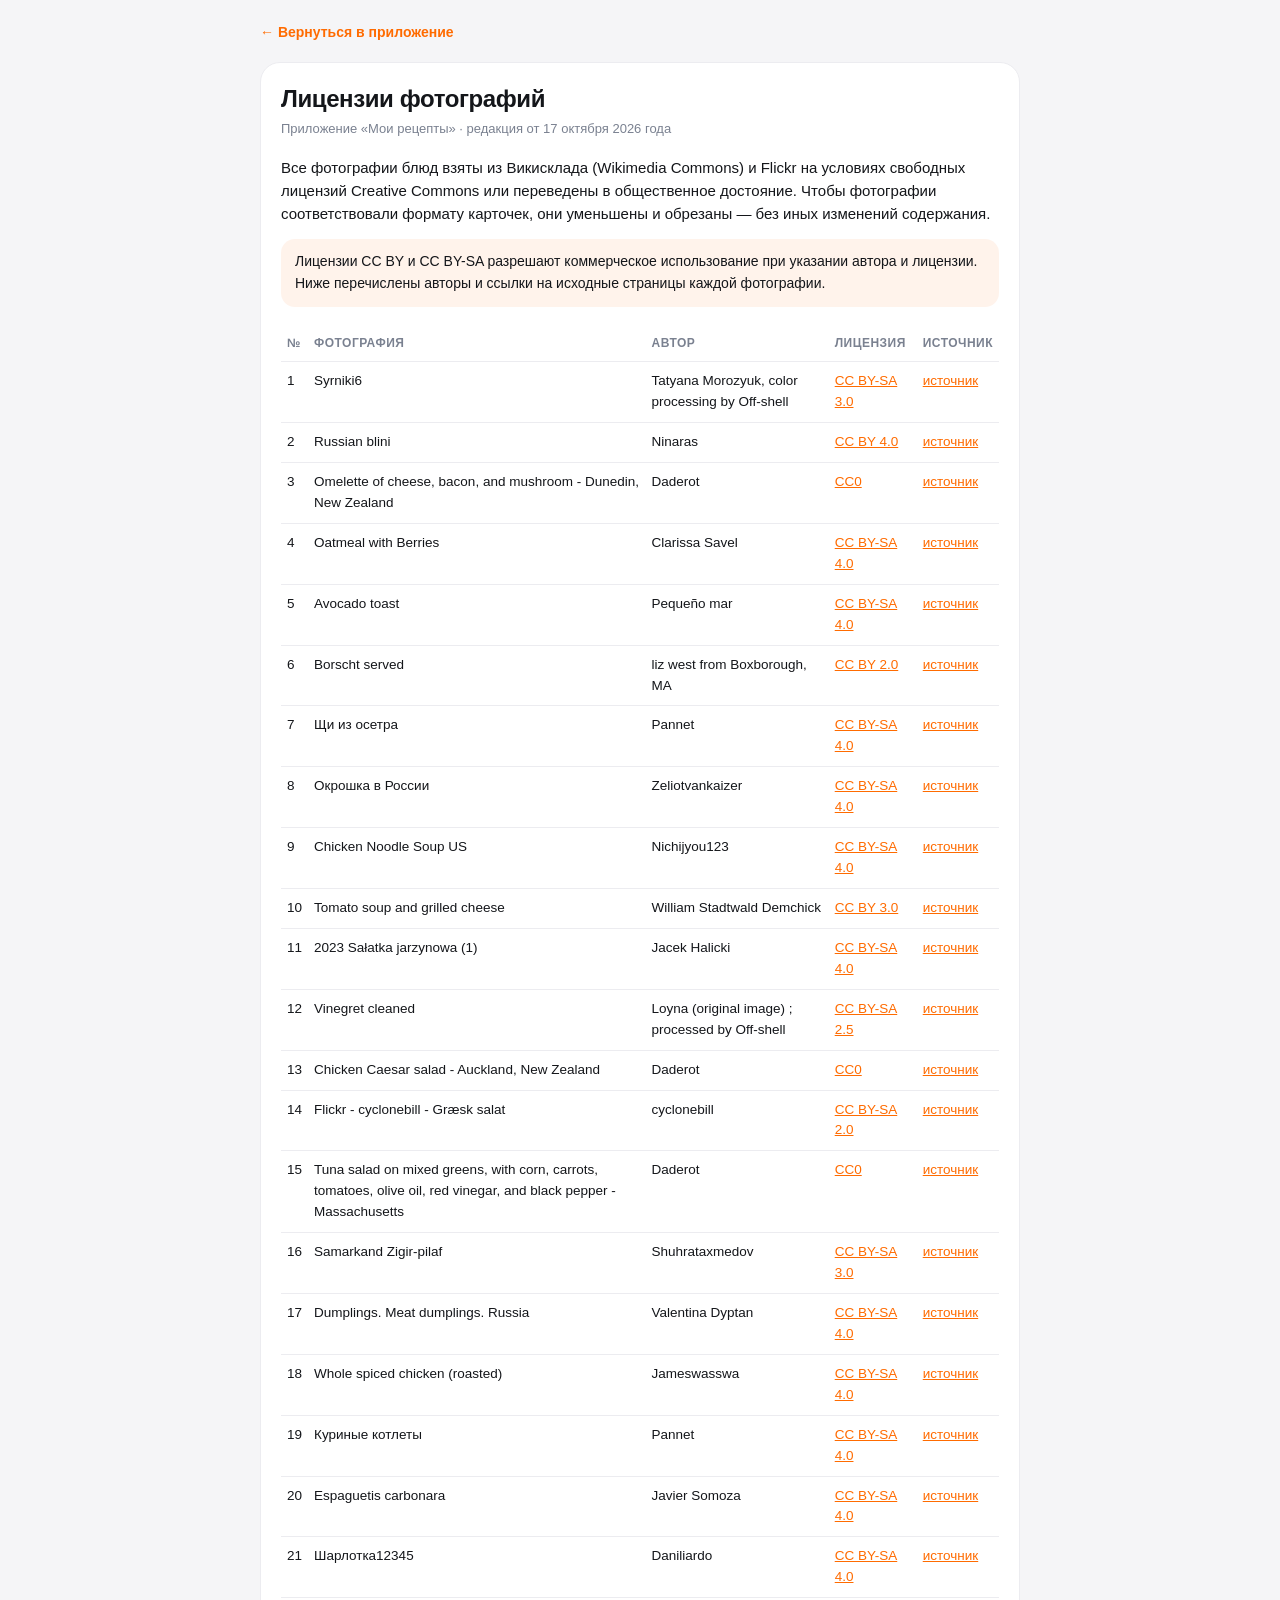
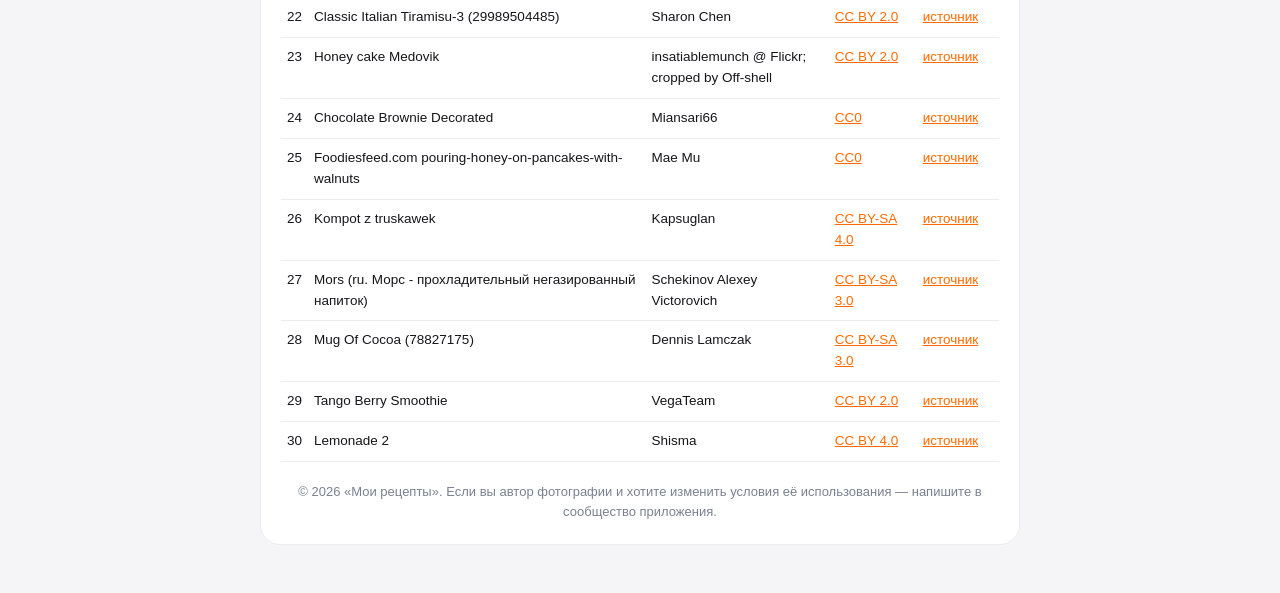
<file: credits.html>
﻿<!DOCTYPE html>
<html lang="ru">
<head>
<meta charset="UTF-8">
<meta name="viewport" content="width=device-width, initial-scale=1">
<title>Лицензии фотографий — Мои рецепты</title>
<style>
  :root { --accent:#FF6B00; --bg:#F5F5F7; --card:#fff; --text:#14161A; --muted:#7A8190; --line:#ECECF0; }
  @media (prefers-color-scheme: dark) {
    :root { --bg:#0E1014; --card:#171A21; --text:#F2F4F8; --muted:#98A2B3; --line:#252A34; }
  }
  * { box-sizing:border-box; }
  body { margin:0; padding:20px 16px 48px; background:var(--bg); color:var(--text);
    font:15px/1.55 -apple-system, BlinkMacSystemFont, "Segoe UI", Roboto, Arial, sans-serif; }
  .wrap { max-width:760px; margin:0 auto; }
  .back { display:inline-flex; align-items:center; gap:6px; color:var(--accent); font-weight:650;
    text-decoration:none; margin-bottom:18px; font-size:14px; }
  .card { background:var(--card); border:1px solid var(--line); border-radius:20px; padding:22px 20px; }
  h1 { font-size:24px; line-height:1.2; letter-spacing:-.4px; margin:0 0 6px; }
  .meta { color:var(--muted); font-size:13px; margin-bottom:16px; }
  p { margin:0 0 10px; }
  .note { background:rgba(255,107,0,.08); border-radius:14px; padding:12px 14px; font-size:14px; margin:14px 0 18px; }
  table { width:100%; border-collapse:collapse; font-size:13.5px; }
  th, td { text-align:left; padding:9px 6px; border-bottom:1px solid var(--line); vertical-align:top; }
  th { font-weight:700; font-size:12px; color:var(--muted); text-transform:uppercase; letter-spacing:.04em; }
  a { color:var(--accent); }
  footer { color:var(--muted); font-size:13px; margin-top:20px; text-align:center; }
</style>
</head>
<body>
<div class="wrap">
  <a class="back" href="./index.html">← Вернуться в приложение</a>
  <div class="card">
    <h1>Лицензии фотографий</h1>
    <div class="meta">Приложение «Мои рецепты» · редакция от 17 октября 2026 года</div>
    <p>Все фотографии блюд взяты из Викисклада (Wikimedia Commons) и Flickr на условиях свободных лицензий Creative Commons или переведены в общественное достояние. Чтобы фотографии соответствовали формату карточек, они уменьшены и обрезаны — без иных изменений содержания.</p>
    <div class="note">Лицензии CC BY и CC BY-SA разрешают коммерческое использование при указании автора и лицензии. Ниже перечислены авторы и ссылки на исходные страницы каждой фотографии.</div>
    <table>
      <tr><th>№</th><th>Фотография</th><th>Автор</th><th>Лицензия</th><th>Источник</th></tr>
<tr><td>1</td><td>Syrniki6</td><td>Tatyana Morozyuk, color processing by Off-shell</td><td><a href="https://creativecommons.org/licenses/by-sa/3.0" target="_blank" rel="noopener">CC BY-SA 3.0</a></td><td><a href="https://commons.wikimedia.org/wiki/File:Syrniki6.jpg" target="_blank" rel="noopener">источник</a></td></tr>
<tr><td>2</td><td>Russian blini</td><td>Ninaras</td><td><a href="https://creativecommons.org/licenses/by/4.0" target="_blank" rel="noopener">CC BY 4.0</a></td><td><a href="https://commons.wikimedia.org/wiki/File:Russian_blini.jpg" target="_blank" rel="noopener">источник</a></td></tr>
<tr><td>3</td><td>Omelette of cheese, bacon, and mushroom - Dunedin, New Zealand</td><td>Daderot</td><td><a href="http://creativecommons.org/publicdomain/zero/1.0/deed.en" target="_blank" rel="noopener">CC0</a></td><td><a href="https://commons.wikimedia.org/wiki/File:Omelette_of_cheese,_bacon,_and_mushroom_-_Dunedin,_New_Zealand.jpg" target="_blank" rel="noopener">источник</a></td></tr>
<tr><td>4</td><td>Oatmeal with Berries</td><td>Clarissa Savel</td><td><a href="https://creativecommons.org/licenses/by-sa/4.0" target="_blank" rel="noopener">CC BY-SA 4.0</a></td><td><a href="https://commons.wikimedia.org/wiki/File:Oatmeal_with_Berries.jpg" target="_blank" rel="noopener">источник</a></td></tr>
<tr><td>5</td><td>Avocado toast</td><td>Pequeño mar</td><td><a href="https://creativecommons.org/licenses/by-sa/4.0" target="_blank" rel="noopener">CC BY-SA 4.0</a></td><td><a href="https://commons.wikimedia.org/wiki/File:Avocado_toast.jpg" target="_blank" rel="noopener">источник</a></td></tr>
<tr><td>6</td><td>Borscht served</td><td>liz west from Boxborough, MA</td><td><a href="https://creativecommons.org/licenses/by/2.0" target="_blank" rel="noopener">CC BY 2.0</a></td><td><a href="https://commons.wikimedia.org/wiki/File:Borscht_served.jpg" target="_blank" rel="noopener">источник</a></td></tr>
<tr><td>7</td><td>Щи из осетра</td><td>Pannet</td><td><a href="https://creativecommons.org/licenses/by-sa/4.0" target="_blank" rel="noopener">CC BY-SA 4.0</a></td><td><a href="https://commons.wikimedia.org/wiki/File:%D0%A9%D0%B8_%D0%B8%D0%B7_%D0%BE%D1%81%D0%B5%D1%82%D1%80%D0%B0.jpg" target="_blank" rel="noopener">источник</a></td></tr>
<tr><td>8</td><td>Окрошка в России</td><td>Zeliotvankaizer</td><td><a href="https://creativecommons.org/licenses/by-sa/4.0" target="_blank" rel="noopener">CC BY-SA 4.0</a></td><td><a href="https://commons.wikimedia.org/wiki/File:%D0%9E%D0%BA%D1%80%D0%BE%D1%88%D0%BA%D0%B0_%D0%B2_%D0%A0%D0%BE%D1%81%D1%81%D0%B8%D0%B8.jpg" target="_blank" rel="noopener">источник</a></td></tr>
<tr><td>9</td><td>Chicken Noodle Soup US</td><td>Nichijyou123</td><td><a href="https://creativecommons.org/licenses/by-sa/4.0" target="_blank" rel="noopener">CC BY-SA 4.0</a></td><td><a href="https://commons.wikimedia.org/wiki/File:Chicken_Noodle_Soup_US.jpg" target="_blank" rel="noopener">источник</a></td></tr>
<tr><td>10</td><td>Tomato soup and grilled cheese</td><td>William Stadtwald Demchick</td><td><a href="https://creativecommons.org/licenses/by/3.0" target="_blank" rel="noopener">CC BY 3.0</a></td><td><a href="https://commons.wikimedia.org/wiki/File:Tomato_soup_and_grilled_cheese.JPG" target="_blank" rel="noopener">источник</a></td></tr>
<tr><td>11</td><td>2023 Sałatka jarzynowa (1)</td><td>Jacek Halicki</td><td><a href="https://creativecommons.org/licenses/by-sa/4.0" target="_blank" rel="noopener">CC BY-SA 4.0</a></td><td><a href="https://commons.wikimedia.org/wiki/File:2023_Sa%C5%82atka_jarzynowa_(1).jpg" target="_blank" rel="noopener">источник</a></td></tr>
<tr><td>12</td><td>Vinegret cleaned</td><td>Loyna (original image) ; processed by Off-shell</td><td><a href="https://creativecommons.org/licenses/by-sa/2.5" target="_blank" rel="noopener">CC BY-SA 2.5</a></td><td><a href="https://commons.wikimedia.org/wiki/File:Vinegret_cleaned.jpg" target="_blank" rel="noopener">источник</a></td></tr>
<tr><td>13</td><td>Chicken Caesar salad - Auckland, New Zealand</td><td>Daderot</td><td><a href="http://creativecommons.org/publicdomain/zero/1.0/deed.en" target="_blank" rel="noopener">CC0</a></td><td><a href="https://commons.wikimedia.org/wiki/File:Chicken_Caesar_salad_-_Auckland,_New_Zealand.jpg" target="_blank" rel="noopener">источник</a></td></tr>
<tr><td>14</td><td>Flickr - cyclonebill - Græsk salat</td><td>cyclonebill</td><td><a href="https://creativecommons.org/licenses/by-sa/2.0" target="_blank" rel="noopener">CC BY-SA 2.0</a></td><td><a href="https://commons.wikimedia.org/wiki/File:Flickr_-_cyclonebill_-_Gr%C3%A6sk_salat.jpg" target="_blank" rel="noopener">источник</a></td></tr>
<tr><td>15</td><td>Tuna salad on mixed greens, with corn, carrots, tomatoes, olive oil, red vinegar, and black pepper - Massachusetts</td><td>Daderot</td><td><a href="http://creativecommons.org/publicdomain/zero/1.0/deed.en" target="_blank" rel="noopener">CC0</a></td><td><a href="https://commons.wikimedia.org/wiki/File:Tuna_salad_on_mixed_greens,_with_corn,_carrots,_tomatoes,_olive_oil,_red_vinegar,_and_black_pepper_-_Massachusetts.jpg" target="_blank" rel="noopener">источник</a></td></tr>
<tr><td>16</td><td>Samarkand Zigir-pilaf</td><td>Shuhrataxmedov</td><td><a href="https://creativecommons.org/licenses/by-sa/3.0" target="_blank" rel="noopener">CC BY-SA 3.0</a></td><td><a href="https://commons.wikimedia.org/wiki/File:Samarkand_Zigir-pilaf.jpg" target="_blank" rel="noopener">источник</a></td></tr>
<tr><td>17</td><td>Dumplings. Meat dumplings. Russia</td><td>Valentina Dyptan</td><td><a href="https://creativecommons.org/licenses/by-sa/4.0" target="_blank" rel="noopener">CC BY-SA 4.0</a></td><td><a href="https://commons.wikimedia.org/wiki/File:Dumplings._Meat_dumplings._Russia.jpg" target="_blank" rel="noopener">источник</a></td></tr>
<tr><td>18</td><td>Whole spiced chicken (roasted)</td><td>Jameswasswa</td><td><a href="https://creativecommons.org/licenses/by-sa/4.0" target="_blank" rel="noopener">CC BY-SA 4.0</a></td><td><a href="https://commons.wikimedia.org/wiki/File:Whole_spiced_chicken_(roasted).jpg" target="_blank" rel="noopener">источник</a></td></tr>
<tr><td>19</td><td>Куриные котлеты</td><td>Pannet</td><td><a href="https://creativecommons.org/licenses/by-sa/4.0" target="_blank" rel="noopener">CC BY-SA 4.0</a></td><td><a href="https://commons.wikimedia.org/wiki/File:%D0%9A%D1%83%D1%80%D0%B8%D0%BD%D1%8B%D0%B5_%D0%BA%D0%BE%D1%82%D0%BB%D0%B5%D1%82%D1%8B.jpg" target="_blank" rel="noopener">источник</a></td></tr>
<tr><td>20</td><td>Espaguetis carbonara</td><td>Javier Somoza</td><td><a href="https://creativecommons.org/licenses/by-sa/4.0" target="_blank" rel="noopener">CC BY-SA 4.0</a></td><td><a href="https://commons.wikimedia.org/wiki/File:Espaguetis_carbonara.jpg" target="_blank" rel="noopener">источник</a></td></tr>
<tr><td>21</td><td>Шарлотка12345</td><td>Daniliardo</td><td><a href="https://creativecommons.org/licenses/by-sa/4.0" target="_blank" rel="noopener">CC BY-SA 4.0</a></td><td><a href="https://commons.wikimedia.org/wiki/File:%D0%A8%D0%B0%D1%80%D0%BB%D0%BE%D1%82%D0%BA%D0%B012345.jpg" target="_blank" rel="noopener">источник</a></td></tr>
<tr><td>22</td><td>Classic Italian Tiramisu-3 (29989504485)</td><td>Sharon Chen</td><td><a href="https://creativecommons.org/licenses/by/2.0" target="_blank" rel="noopener">CC BY 2.0</a></td><td><a href="https://commons.wikimedia.org/wiki/File:Classic_Italian_Tiramisu-3_(29989504485).jpg" target="_blank" rel="noopener">источник</a></td></tr>
<tr><td>23</td><td>Honey cake Medovik</td><td>insatiablemunch @ Flickr; cropped by Off-shell</td><td><a href="https://creativecommons.org/licenses/by/2.0" target="_blank" rel="noopener">CC BY 2.0</a></td><td><a href="https://commons.wikimedia.org/wiki/File:Honey_cake_Medovik.jpg" target="_blank" rel="noopener">источник</a></td></tr>
<tr><td>24</td><td>Chocolate Brownie Decorated</td><td>Miansari66</td><td><a href="http://creativecommons.org/publicdomain/zero/1.0/deed.en" target="_blank" rel="noopener">CC0</a></td><td><a href="https://commons.wikimedia.org/wiki/File:Chocolate_Brownie_Decorated.jpg" target="_blank" rel="noopener">источник</a></td></tr>
<tr><td>25</td><td>Foodiesfeed.com pouring-honey-on-pancakes-with-walnuts</td><td>Mae Mu</td><td><a href="http://creativecommons.org/publicdomain/zero/1.0/deed.en" target="_blank" rel="noopener">CC0</a></td><td><a href="https://commons.wikimedia.org/wiki/File:Foodiesfeed.com_pouring-honey-on-pancakes-with-walnuts.jpg" target="_blank" rel="noopener">источник</a></td></tr>
<tr><td>26</td><td>Kompot z truskawek</td><td>Kapsuglan</td><td><a href="https://creativecommons.org/licenses/by-sa/4.0" target="_blank" rel="noopener">CC BY-SA 4.0</a></td><td><a href="https://commons.wikimedia.org/wiki/File:Kompot_z_truskawek.jpg" target="_blank" rel="noopener">источник</a></td></tr>
<tr><td>27</td><td>Mors (ru. Морс - прохладительный негазированный напиток)</td><td>Schekinov Alexey Victorovich</td><td><a href="https://creativecommons.org/licenses/by-sa/3.0" target="_blank" rel="noopener">CC BY-SA 3.0</a></td><td><a href="https://commons.wikimedia.org/wiki/File:Mors_(ru._%D0%9C%D0%BE%D1%80%D1%81_-_%D0%BF%D1%80%D0%BE%D1%85%D0%BB%D0%B0%D0%B4%D0%B8%D1%82%D0%B5%D0%BB%D1%8C%D0%BD%D1%8B%D0%B9_%D0%BD%D0%B5%D0%B3%D0%B0%D0%B7%D0%B8%D1%80%D0%BE%D0%B2%D0%B0%D0%BD%D0%BD%D1%8B%D0%B9_%D0%BD%D0%B0%D0%BF%D0%B8%D1%82%D0%BE%D0%BA).JPG" target="_blank" rel="noopener">источник</a></td></tr>
<tr><td>28</td><td>Mug Of Cocoa (78827175)</td><td>Dennis Lamczak</td><td><a href="https://creativecommons.org/licenses/by-sa/3.0" target="_blank" rel="noopener">CC BY-SA 3.0</a></td><td><a href="https://commons.wikimedia.org/wiki/File:Mug_Of_Cocoa_(78827175).jpeg" target="_blank" rel="noopener">источник</a></td></tr>
<tr><td>29</td><td>Tango Berry Smoothie</td><td>VegaTeam</td><td><a href="https://creativecommons.org/licenses/by/2.0/" target="_blank" rel="noopener">CC BY 2.0</a></td><td><a href="https://www.flickr.com/photos/59256189@N04/5867754540" target="_blank" rel="noopener">источник</a></td></tr>
<tr><td>30</td><td>Lemonade 2</td><td>Shisma</td><td><a href="https://creativecommons.org/licenses/by/4.0" target="_blank" rel="noopener">CC BY 4.0</a></td><td><a href="https://commons.wikimedia.org/wiki/File:Lemonade_2.jpg" target="_blank" rel="noopener">источник</a></td></tr>
    </table>
    <footer>© 2026 «Мои рецепты». Если вы автор фотографии и хотите изменить условия её использования — напишите в сообщество приложения.</footer>
  </div>
</div>
</body>
</html>
</file>
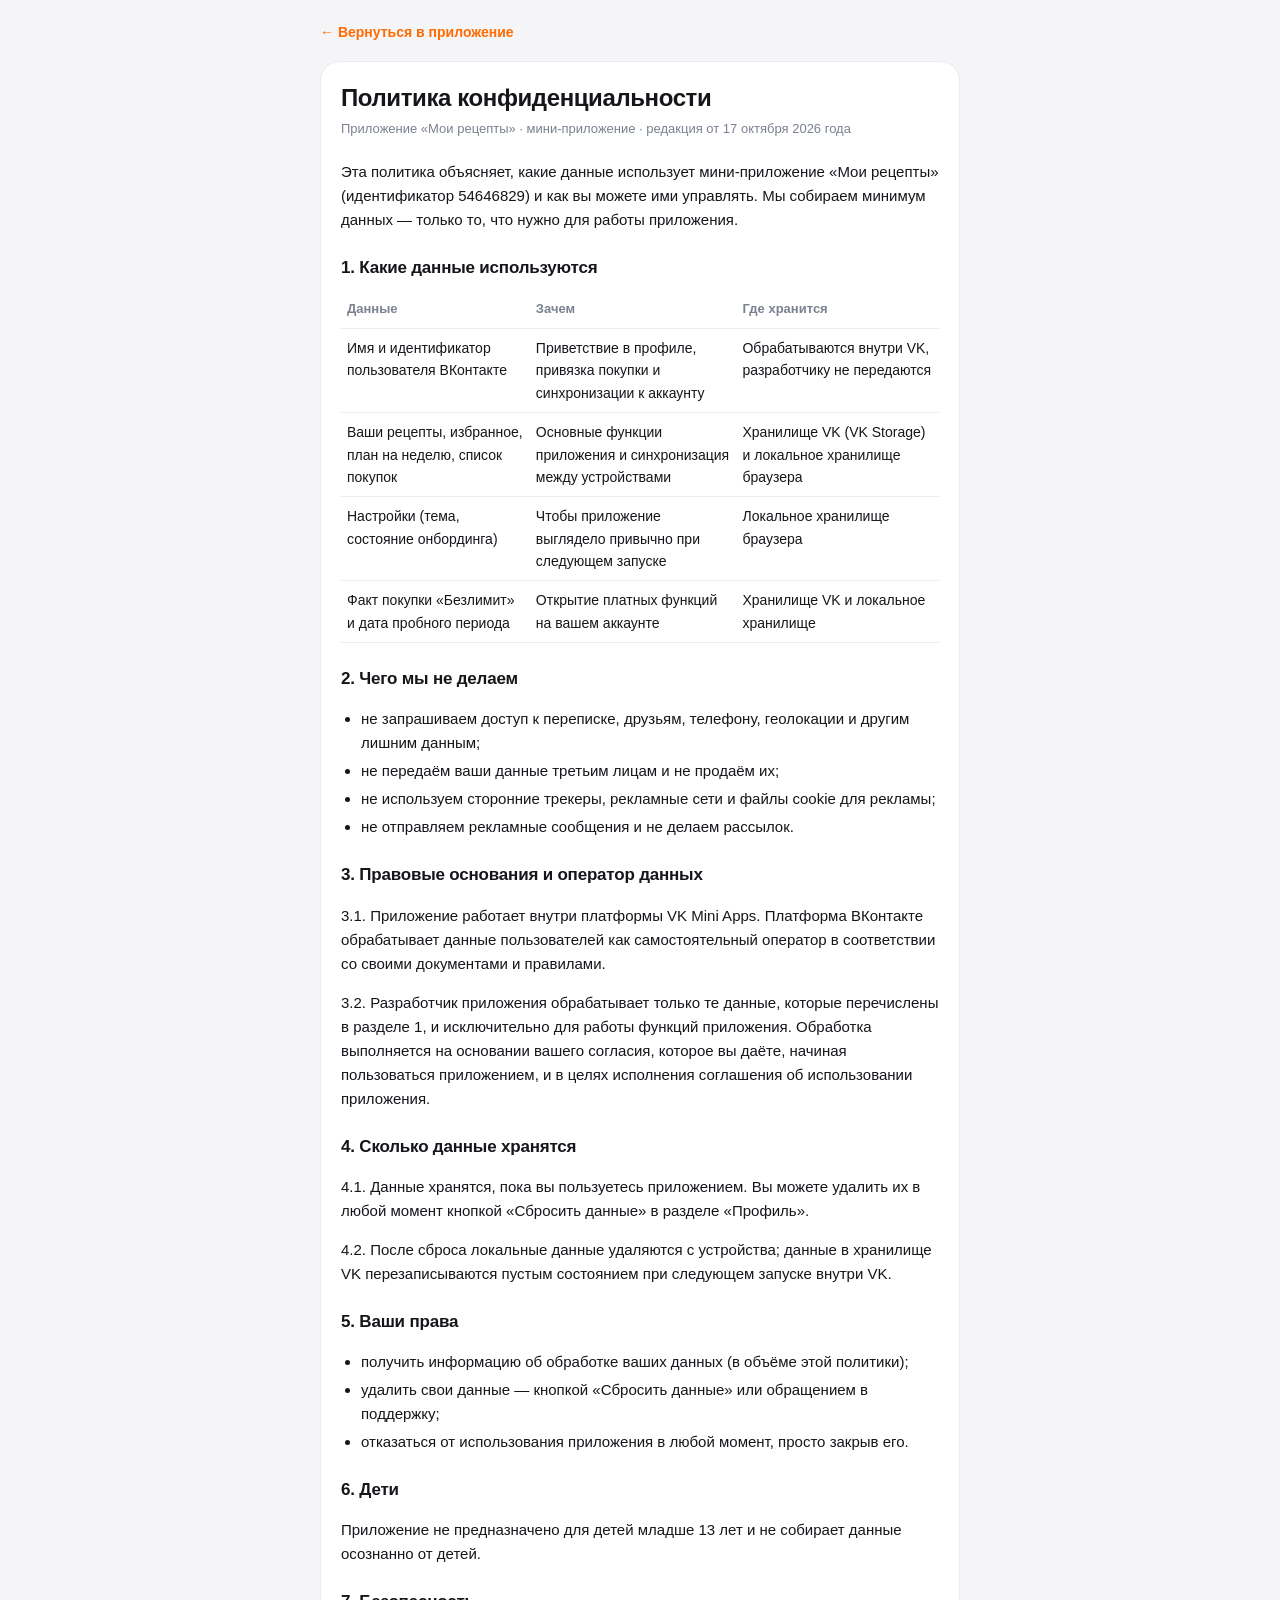
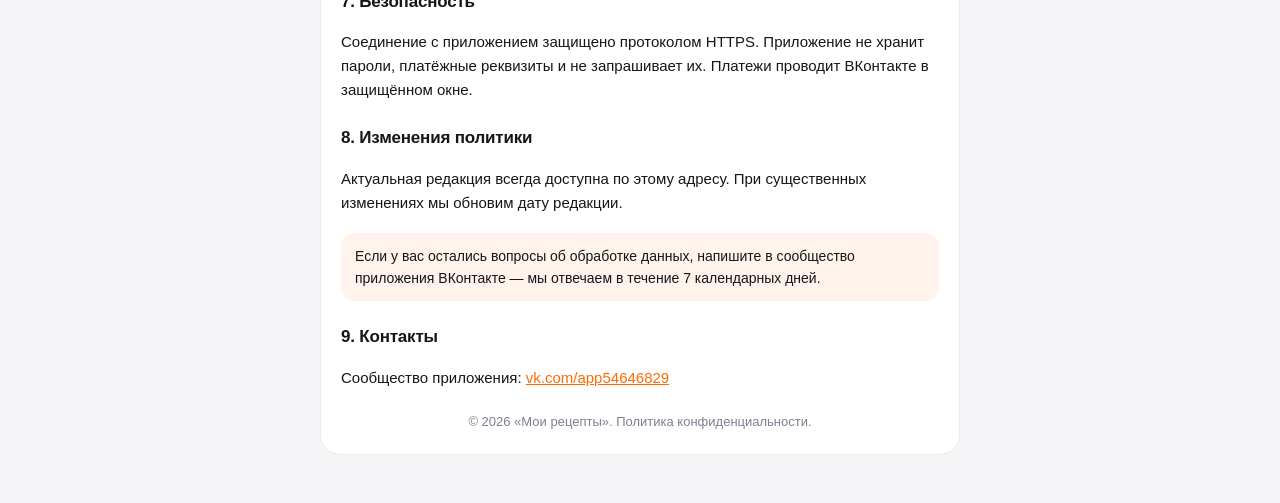
<file: privacy.html>
﻿<!DOCTYPE html>
<html lang="ru">
<head>
<meta charset="UTF-8">
<meta name="viewport" content="width=device-width, initial-scale=1">
<title>Политика конфиденциальности — Мои рецепты</title>
<style>
  :root { --accent:#FF6B00; --bg:#F5F5F7; --card:#fff; --text:#14161A; --muted:#7A8190; --line:#ECECF0; }
  @media (prefers-color-scheme: dark) {
    :root { --bg:#0E1014; --card:#171A21; --text:#F2F4F8; --muted:#98A2B3; --line:#252A34; }
  }
  * { box-sizing:border-box; }
  body { margin:0; padding:20px 16px 48px; background:var(--bg); color:var(--text);
    font:15px/1.6 -apple-system, BlinkMacSystemFont, "Segoe UI", Roboto, Arial, sans-serif; }
  .wrap { max-width:640px; margin:0 auto; }
  .back { display:inline-flex; align-items:center; gap:6px; color:var(--accent); font-weight:650;
    text-decoration:none; margin-bottom:18px; font-size:14px; }
  .card { background:var(--card); border:1px solid var(--line); border-radius:20px; padding:22px 20px; }
  h1 { font-size:24px; line-height:1.2; letter-spacing:-.4px; margin:0 0 6px; }
  .meta { color:var(--muted); font-size:13px; margin-bottom:20px; }
  h2 { font-size:17px; letter-spacing:-.2px; margin:22px 0 8px; }
  ul { padding-left:20px; } li { margin-bottom:4px; }
  a { color:var(--accent); }
  table { width:100%; border-collapse:collapse; font-size:14px; margin:10px 0; }
  th, td { text-align:left; padding:8px 6px; border-bottom:1px solid var(--line); vertical-align:top; }
  th { font-weight:700; font-size:13px; color:var(--muted); }
  .note { background:rgba(255,107,0,.08); border-radius:14px; padding:12px 14px; font-size:14px; margin:18px 0; }
  footer { color:var(--muted); font-size:13px; margin-top:22px; text-align:center; }
</style>
</head>
<body>
<div class="wrap">
  <a class="back" href="./index.html">← Вернуться в приложение</a>
  <div class="card">
    <h1>Политика конфиденциальности</h1>
    <div class="meta">Приложение «Мои рецепты» · мини-приложение · редакция от 17 октября 2026 года</div>

    <p>Эта политика объясняет, какие данные использует мини-приложение «Мои рецепты» (идентификатор 54646829) и как вы можете ими управлять. Мы собираем минимум данных — только то, что нужно для работы приложения.</p>

    <h2>1. Какие данные используются</h2>
    <table>
      <tr><th>Данные</th><th>Зачем</th><th>Где хранится</th></tr>
      <tr><td>Имя и идентификатор пользователя ВКонтакте</td><td>Приветствие в профиле, привязка покупки и синхронизации к аккаунту</td><td>Обрабатываются внутри VK, разработчику не передаются</td></tr>
      <tr><td>Ваши рецепты, избранное, план на неделю, список покупок</td><td>Основные функции приложения и синхронизация между устройствами</td><td>Хранилище VK (VK Storage) и локальное хранилище браузера</td></tr>
      <tr><td>Настройки (тема, состояние онбординга)</td><td>Чтобы приложение выглядело привычно при следующем запуске</td><td>Локальное хранилище браузера</td></tr>
      <tr><td>Факт покупки «Безлимит» и дата пробного периода</td><td>Открытие платных функций на вашем аккаунте</td><td>Хранилище VK и локальное хранилище</td></tr>
    </table>

    <h2>2. Чего мы не делаем</h2>
    <ul>
      <li>не запрашиваем доступ к переписке, друзьям, телефону, геолокации и другим лишним данным;</li>
      <li>не передаём ваши данные третьим лицам и не продаём их;</li>
      <li>не используем сторонние трекеры, рекламные сети и файлы cookie для рекламы;</li>
      <li>не отправляем рекламные сообщения и не делаем рассылок.</li>
    </ul>

    <h2>3. Правовые основания и оператор данных</h2>
    <p>3.1. Приложение работает внутри платформы VK Mini Apps. Платформа ВКонтакте обрабатывает данные пользователей как самостоятельный оператор в соответствии со своими документами и правилами.</p>
    <p>3.2. Разработчик приложения обрабатывает только те данные, которые перечислены в разделе 1, и исключительно для работы функций приложения. Обработка выполняется на основании вашего согласия, которое вы даёте, начиная пользоваться приложением, и в целях исполнения соглашения об использовании приложения.</p>

    <h2>4. Сколько данные хранятся</h2>
    <p>4.1. Данные хранятся, пока вы пользуетесь приложением. Вы можете удалить их в любой момент кнопкой «Сбросить данные» в разделе «Профиль».</p>
    <p>4.2. После сброса локальные данные удаляются с устройства; данные в хранилище VK перезаписываются пустым состоянием при следующем запуске внутри VK.</p>

    <h2>5. Ваши права</h2>
    <ul>
      <li>получить информацию об обработке ваших данных (в объёме этой политики);</li>
      <li>удалить свои данные — кнопкой «Сбросить данные» или обращением в поддержку;</li>
      <li>отказаться от использования приложения в любой момент, просто закрыв его.</li>
    </ul>

    <h2>6. Дети</h2>
    <p>Приложение не предназначено для детей младше 13 лет и не собирает данные осознанно от детей.</p>

    <h2>7. Безопасность</h2>
    <p>Соединение с приложением защищено протоколом HTTPS. Приложение не хранит пароли, платёжные реквизиты и не запрашивает их. Платежи проводит ВКонтакте в защищённом окне.</p>

    <h2>8. Изменения политики</h2>
    <p>Актуальная редакция всегда доступна по этому адресу. При существенных изменениях мы обновим дату редакции.</p>

    <div class="note">Если у вас остались вопросы об обработке данных, напишите в сообщество приложения ВКонтакте — мы отвечаем в течение 7 календарных дней.</div>

    <h2>9. Контакты</h2>
    <p>Сообщество приложения: <a href="https://vk.com/app54646829" target="_blank" rel="noopener">vk.com/app54646829</a></p>

    <footer>© 2026 «Мои рецепты». Политика конфиденциальности.</footer>
  </div>
</div>
</body>
</html>
</file>
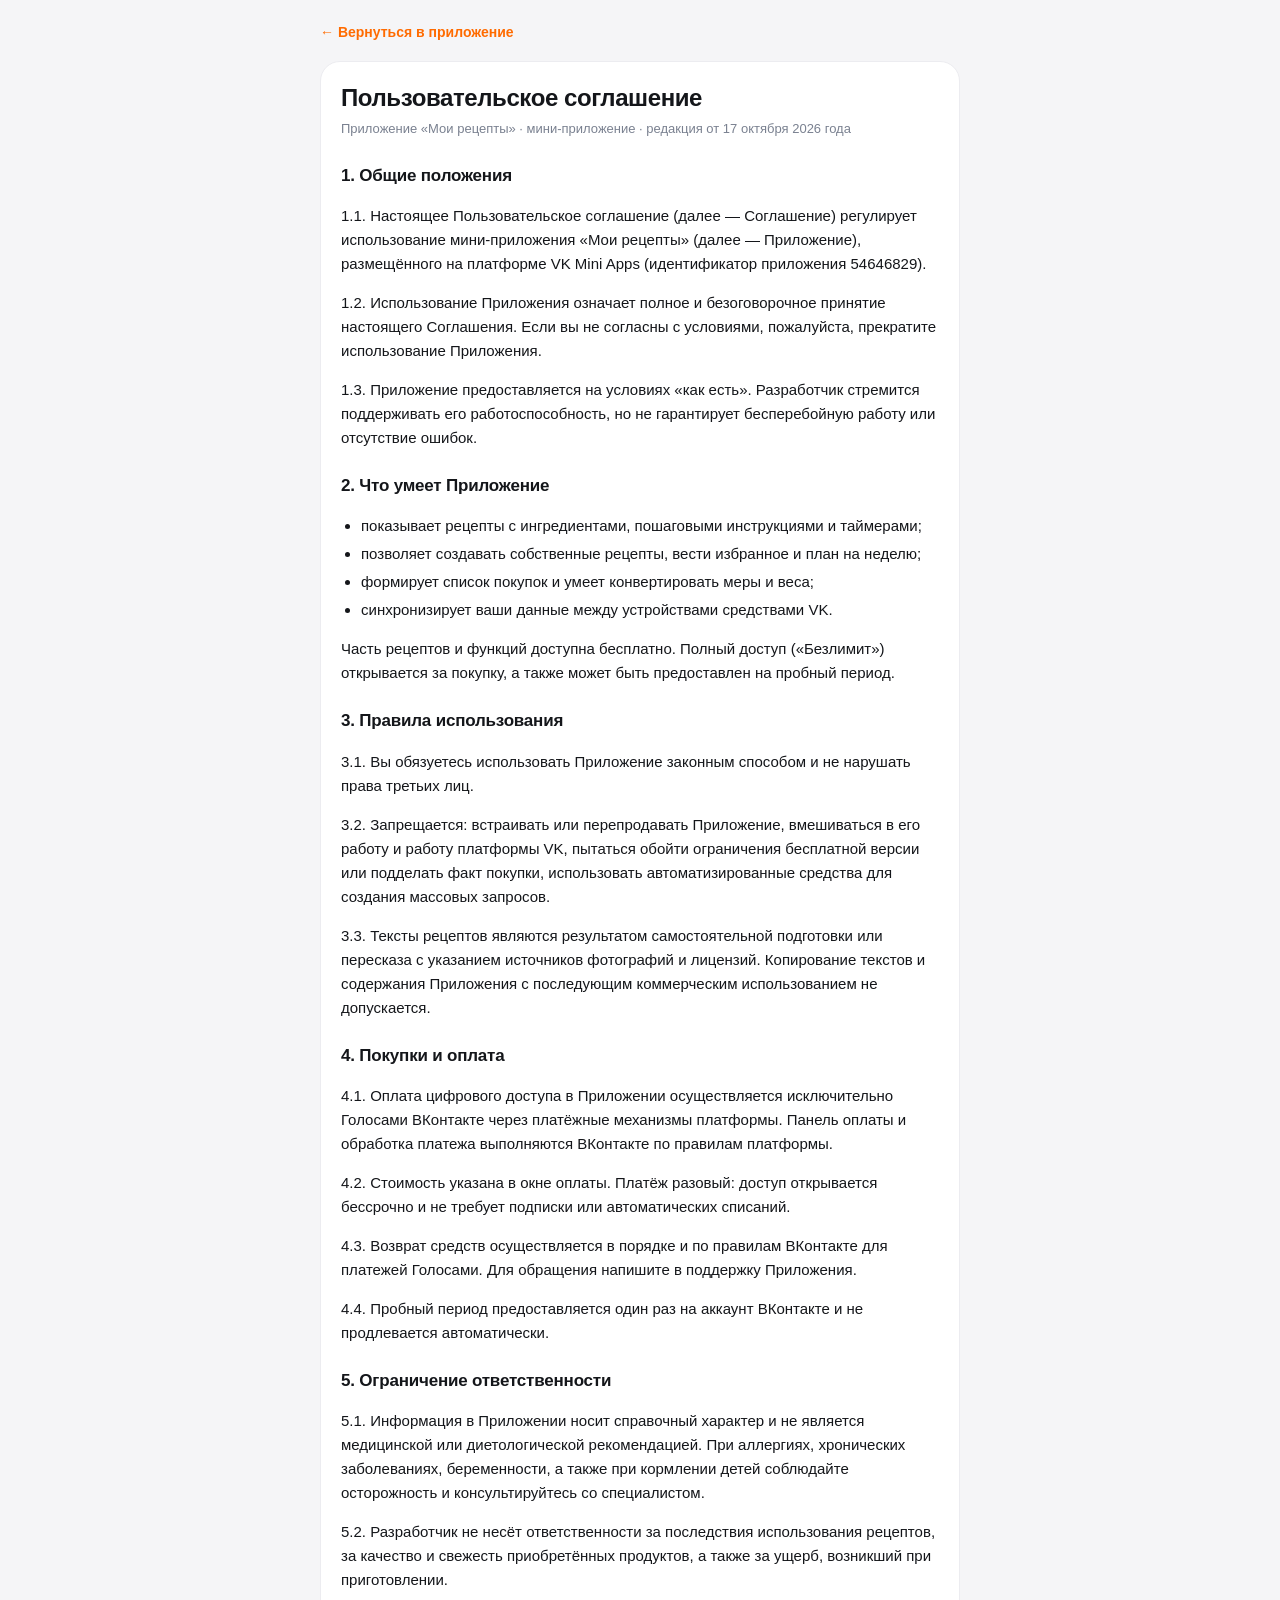
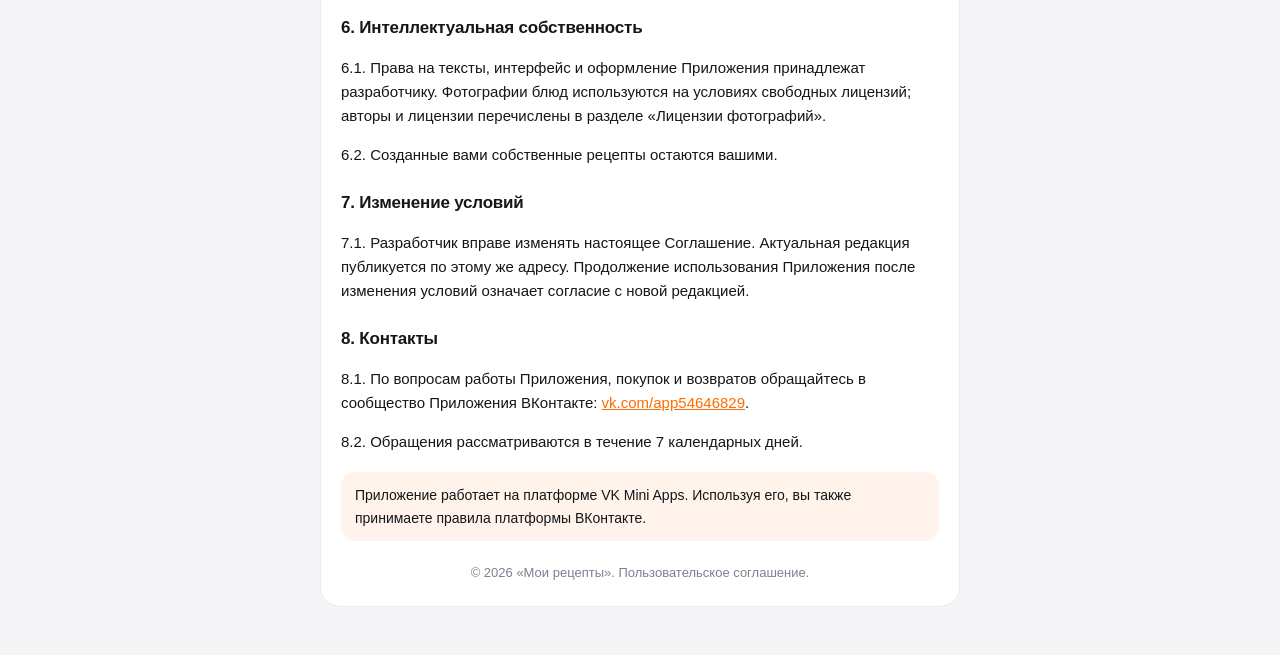
<file: terms.html>
﻿<!DOCTYPE html>
<html lang="ru">
<head>
<meta charset="UTF-8">
<meta name="viewport" content="width=device-width, initial-scale=1">
<title>Пользовательское соглашение — Мои рецепты</title>
<style>
  :root { --accent:#FF6B00; --bg:#F5F5F7; --card:#fff; --text:#14161A; --muted:#7A8190; --line:#ECECF0; }
  @media (prefers-color-scheme: dark) {
    :root { --bg:#0E1014; --card:#171A21; --text:#F2F4F8; --muted:#98A2B3; --line:#252A34; }
  }
  * { box-sizing:border-box; }
  body { margin:0; padding:20px 16px 48px; background:var(--bg); color:var(--text);
    font:15px/1.6 -apple-system, BlinkMacSystemFont, "Segoe UI", Roboto, Arial, sans-serif; }
  .wrap { max-width:640px; margin:0 auto; }
  .back { display:inline-flex; align-items:center; gap:6px; color:var(--accent); font-weight:650;
    text-decoration:none; margin-bottom:18px; font-size:14px; }
  .card { background:var(--card); border:1px solid var(--line); border-radius:20px; padding:22px 20px; }
  h1 { font-size:24px; line-height:1.2; letter-spacing:-.4px; margin:0 0 6px; }
  .meta { color:var(--muted); font-size:13px; margin-bottom:20px; }
  h2 { font-size:17px; letter-spacing:-.2px; margin:22px 0 8px; }
  p, li { color:var(--text); }
  ul { padding-left:20px; }
  li { margin-bottom:4px; }
  a { color:var(--accent); }
  .note { background:rgba(255,107,0,.08); border-radius:14px; padding:12px 14px; font-size:14px; margin:18px 0; }
  footer { color:var(--muted); font-size:13px; margin-top:22px; text-align:center; }
</style>
</head>
<body>
<div class="wrap">
  <a class="back" href="./index.html">← Вернуться в приложение</a>
  <div class="card">
    <h1>Пользовательское соглашение</h1>
    <div class="meta">Приложение «Мои рецепты» · мини-приложение · редакция от 17 октября 2026 года</div>

    <h2>1. Общие положения</h2>
    <p>1.1. Настоящее Пользовательское соглашение (далее — Соглашение) регулирует использование мини-приложения «Мои рецепты» (далее — Приложение), размещённого на платформе VK Mini Apps (идентификатор приложения 54646829).</p>
    <p>1.2. Использование Приложения означает полное и безоговорочное принятие настоящего Соглашения. Если вы не согласны с условиями, пожалуйста, прекратите использование Приложения.</p>
    <p>1.3. Приложение предоставляется на условиях «как есть». Разработчик стремится поддерживать его работоспособность, но не гарантирует бесперебойную работу или отсутствие ошибок.</p>

    <h2>2. Что умеет Приложение</h2>
    <ul>
      <li>показывает рецепты с ингредиентами, пошаговыми инструкциями и таймерами;</li>
      <li>позволяет создавать собственные рецепты, вести избранное и план на неделю;</li>
      <li>формирует список покупок и умеет конвертировать меры и веса;</li>
      <li>синхронизирует ваши данные между устройствами средствами VK.</li>
    </ul>
    <p>Часть рецептов и функций доступна бесплатно. Полный доступ («Безлимит») открывается за покупку, а также может быть предоставлен на пробный период.</p>

    <h2>3. Правила использования</h2>
    <p>3.1. Вы обязуетесь использовать Приложение законным способом и не нарушать права третьих лиц.</p>
    <p>3.2. Запрещается: встраивать или перепродавать Приложение, вмешиваться в его работу и работу платформы VK, пытаться обойти ограничения бесплатной версии или подделать факт покупки, использовать автоматизированные средства для создания массовых запросов.</p>
    <p>3.3. Тексты рецептов являются результатом самостоятельной подготовки или пересказа с указанием источников фотографий и лицензий. Копирование текстов и содержания Приложения с последующим коммерческим использованием не допускается.</p>

    <h2>4. Покупки и оплата</h2>
    <p>4.1. Оплата цифрового доступа в Приложении осуществляется исключительно Голосами ВКонтакте через платёжные механизмы платформы. Панель оплаты и обработка платежа выполняются ВКонтакте по правилам платформы.</p>
    <p>4.2. Стоимость указана в окне оплаты. Платёж разовый: доступ открывается бессрочно и не требует подписки или автоматических списаний.</p>
    <p>4.3. Возврат средств осуществляется в порядке и по правилам ВКонтакте для платежей Голосами. Для обращения напишите в поддержку Приложения.</p>
    <p>4.4. Пробный период предоставляется один раз на аккаунт ВКонтакте и не продлевается автоматически.</p>

    <h2>5. Ограничение ответственности</h2>
    <p>5.1. Информация в Приложении носит справочный характер и не является медицинской или диетологической рекомендацией. При аллергиях, хронических заболеваниях, беременности, а также при кормлении детей соблюдайте осторожность и консультируйтесь со специалистом.</p>
    <p>5.2. Разработчик не несёт ответственности за последствия использования рецептов, за качество и свежесть приобретённых продуктов, а также за ущерб, возникший при приготовлении.</p>

    <h2>6. Интеллектуальная собственность</h2>
    <p>6.1. Права на тексты, интерфейс и оформление Приложения принадлежат разработчику. Фотографии блюд используются на условиях свободных лицензий; авторы и лицензии перечислены в разделе «Лицензии фотографий».</p>
    <p>6.2. Созданные вами собственные рецепты остаются вашими.</p>

    <h2>7. Изменение условий</h2>
    <p>7.1. Разработчик вправе изменять настоящее Соглашение. Актуальная редакция публикуется по этому же адресу. Продолжение использования Приложения после изменения условий означает согласие с новой редакцией.</p>

    <h2>8. Контакты</h2>
    <p>8.1. По вопросам работы Приложения, покупок и возвратов обращайтесь в сообщество Приложения ВКонтакте: <a href="https://vk.com/app54646829" target="_blank" rel="noopener">vk.com/app54646829</a>.</p>
    <p>8.2. Обращения рассматриваются в течение 7 календарных дней.</p>

    <div class="note">Приложение работает на платформе VK Mini Apps. Используя его, вы также принимаете правила платформы ВКонтакте.</div>

    <footer>© 2026 «Мои рецепты». Пользовательское соглашение.</footer>
  </div>
</div>
</body>
</html>
</file>
